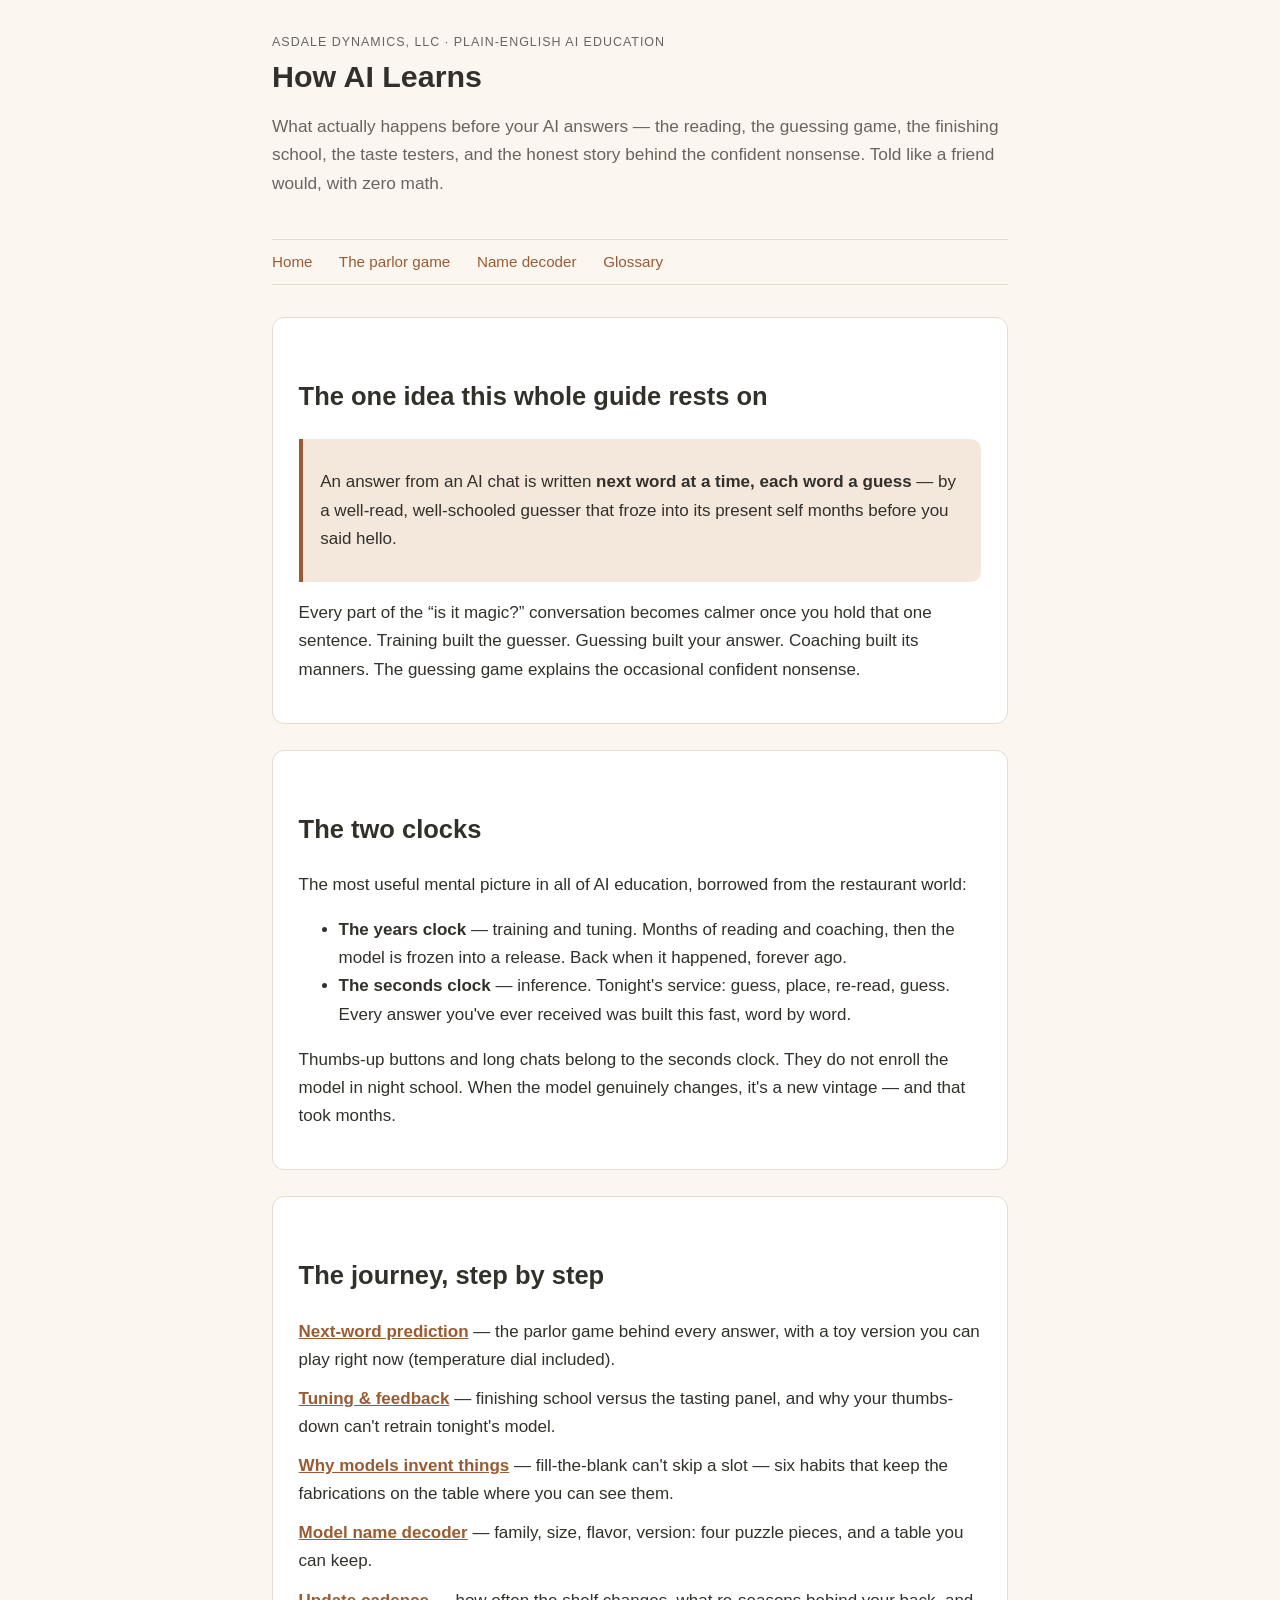
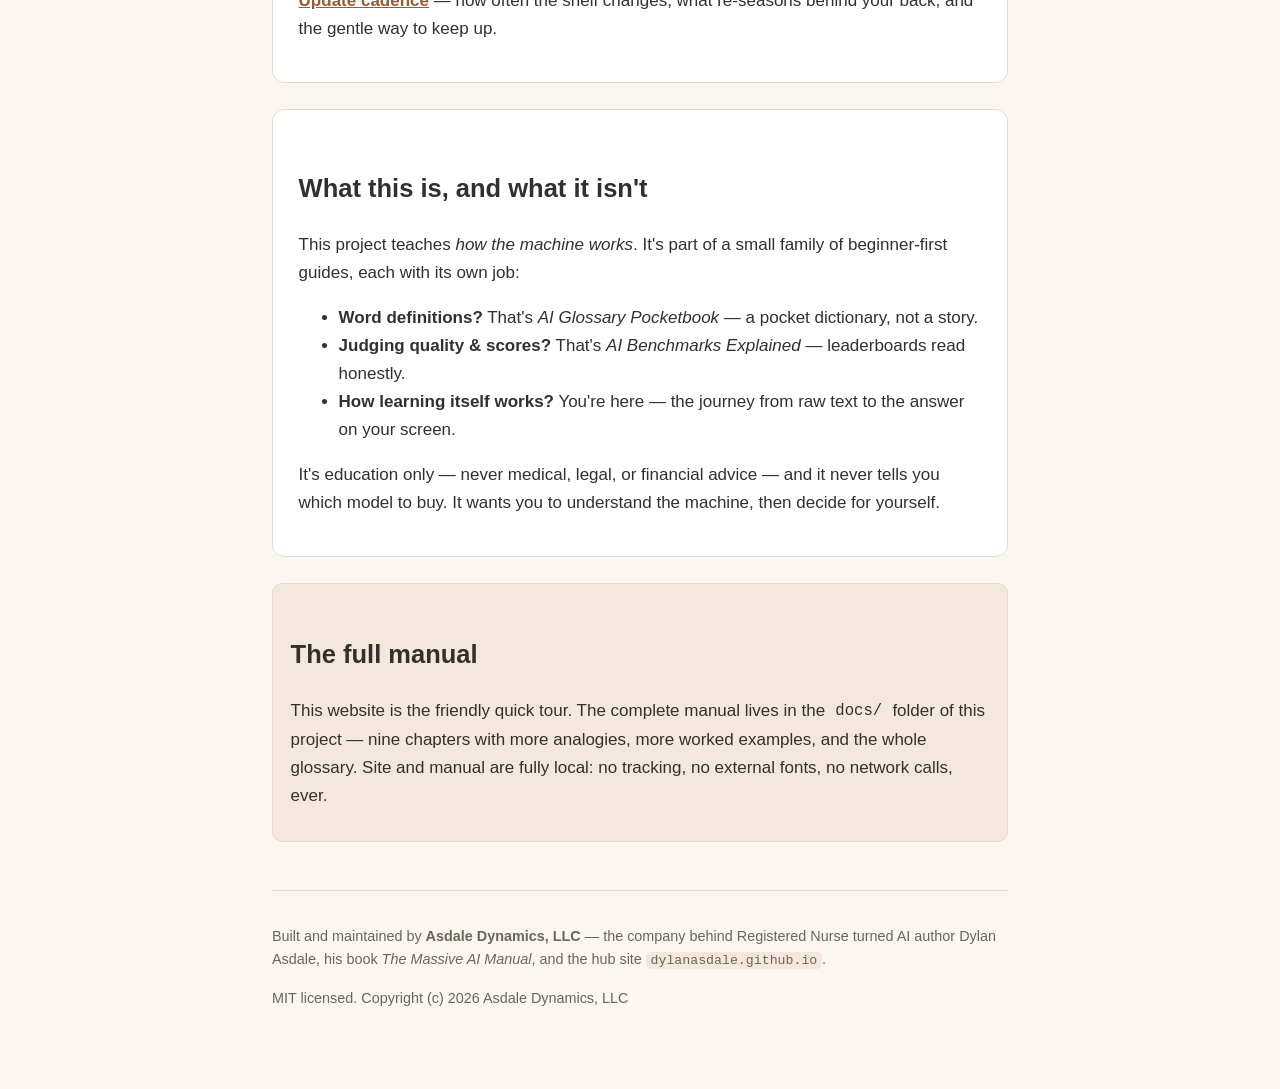
<file: site/index.html>
<!DOCTYPE html>
<html lang="en">
<head>
  <meta charset="utf-8">
  <meta name="viewport" content="width=device-width, initial-scale=1">
  <title>How AI Learns — what happens before your AI answers, in plain English</title>
  <meta name="description" content="A gentle, kitchen-table explanation of how AI actually learns: training on text, next-word prediction, tuning, human feedback, why models invent things, plus a model-name decoder and update-cadence guide.">
  <link rel="stylesheet" href="styles.css">
</head>
<body>
  <header class="site-header">
    <p class="eyebrow">Asdale Dynamics, LLC &middot; plain-English AI education</p>
    <h1>How AI Learns</h1>
    <p class="lede">What actually happens before your AI answers &mdash; the
    reading, the guessing game, the finishing school, the taste testers,
    and the honest story behind the confident nonsense. Told like a
    friend would, with zero math.</p>
  </header>

  <nav class="site-nav" aria-label="Site pages">
    <a href="index.html">Home</a>
    <a href="journey.html">The parlor game</a>
    <a href="names.html">Name decoder</a>
    <a href="glossary.html">Glossary</a>
  </nav>

  <main>
    <section>
      <h2>The one idea this whole guide rests on</h2>
      <blockquote><p>An answer from an AI chat is written
      <strong>next word at a time, each word a guess</strong> &mdash; by a
      well-read, well-schooled guesser that froze into its present self
      months before you said hello.</p></blockquote>
      <p>Every part of the &ldquo;is it magic?&rdquo; conversation becomes
      calmer once you hold that one sentence. Training built the guesser.
      Guessing built your answer. Coaching built its manners. The
      guessing game explains the occasional confident nonsense.</p>
    </section>

    <section>
      <h2>The two clocks</h2>
      <p>The most useful mental picture in all of AI education, borrowed
      from the restaurant world:</p>
      <ul>
        <li><strong>The years clock</strong> &mdash; training and tuning.
        Months of reading and coaching, then the model is frozen into a
        release. Back when it happened, forever ago.</li>
        <li><strong>The seconds clock</strong> &mdash; inference. Tonight's
        service: guess, place, re-read, guess. Every answer you've ever
        received was built this fast, word by word.</li>
      </ul>
      <p>Thumbs-up buttons and long chats belong to the seconds clock.
      They do not enroll the model in night school. When the model
      genuinely changes, it's a new vintage &mdash; and that took
      months.</p>
    </section>

    <section>
      <h2>The journey, step by step</h2>
      <ul class="chapter-list">
        <li><a href="journey.html"><strong>Next-word prediction</strong></a> &mdash;
            the parlor game behind every answer, with a toy version
            you can play right now (temperature dial included).</li>
        <li><a href="journey.html#tunefeedback"><strong>Tuning &amp; feedback</strong></a> &mdash;
            finishing school versus the tasting panel, and why your
            thumbs-down can't retrain tonight's model.</li>
        <li><a href="journey.html#invents"><strong>Why models invent things</strong></a> &mdash;
            fill-the-blank can't skip a slot &mdash; six habits that
            keep the fabrications on the table where you can see them.</li>
        <li><a href="names.html"><strong>Model name decoder</strong></a> &mdash;
            family, size, flavor, version: four puzzle pieces, and a
            table you can keep.</li>
        <li><a href="names.html#cadence"><strong>Update cadence</strong></a> &mdash;
            how often the shelf changes, what re-seasons behind your
            back, and the gentle way to keep up.</li>
      </ul>
    </section>

    <section>
      <h2>What this is, and what it isn't</h2>
      <p>This project teaches <em>how the machine works</em>. It's part
      of a small family of beginner-first guides, each with its own job:</p>
      <ul>
        <li><strong>Word definitions?</strong> That's <em>AI Glossary
        Pocketbook</em> &mdash; a pocket dictionary, not a story.</li>
        <li><strong>Judging quality &amp; scores?</strong> That's <em>AI
        Benchmarks Explained</em> &mdash; leaderboards read honestly.</li>
        <li><strong>How learning itself works?</strong> You're here &mdash;
        the journey from raw text to the answer on your screen.</li>
      </ul>
      <p>It's education only &mdash; never medical, legal, or financial
      advice &mdash; and it never tells you which model to buy. It wants
      you to understand the machine, then decide for yourself.</p>
    </section>

    <section class="quiet-note">
      <h2>The full manual</h2>
      <p>This website is the friendly quick tour. The complete manual
      lives in the <code>docs/</code> folder of this project &mdash;
      nine chapters with more analogies, more worked examples, and the
      whole glossary. Site and manual are fully local: no tracking, no
      external fonts, no network calls, ever.</p>
    </section>
  </main>

  <footer class="site-footer">
    <p>Built and maintained by <strong>Asdale Dynamics, LLC</strong> &mdash;
    the company behind Registered Nurse turned AI author Dylan Asdale,
    his book <em>The Massive AI Manual</em>, and the hub site
    <code>dylanasdale.github.io</code>.</p>
    <p>MIT licensed. Copyright (c) 2026 Asdale Dynamics, LLC</p>
  </footer>
  <script src="app.js"></script>
</body>
</html>
</file>
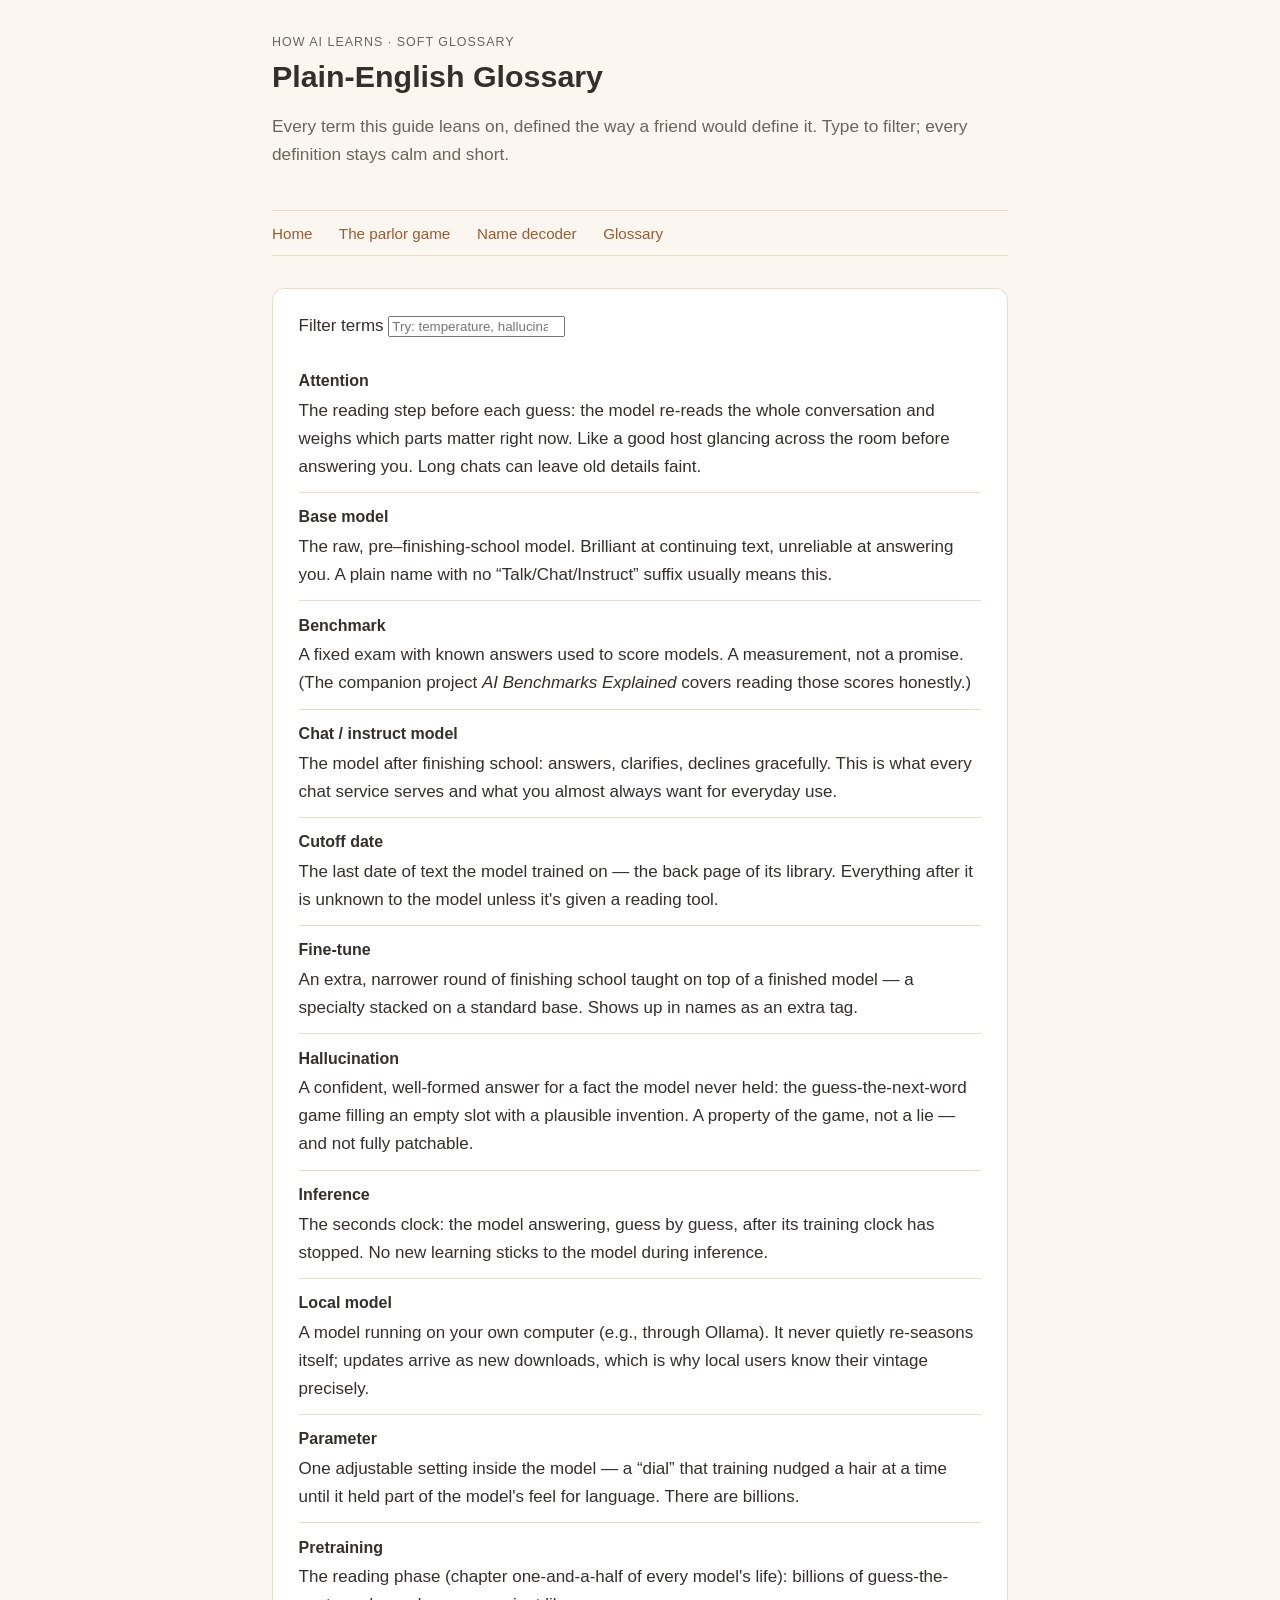
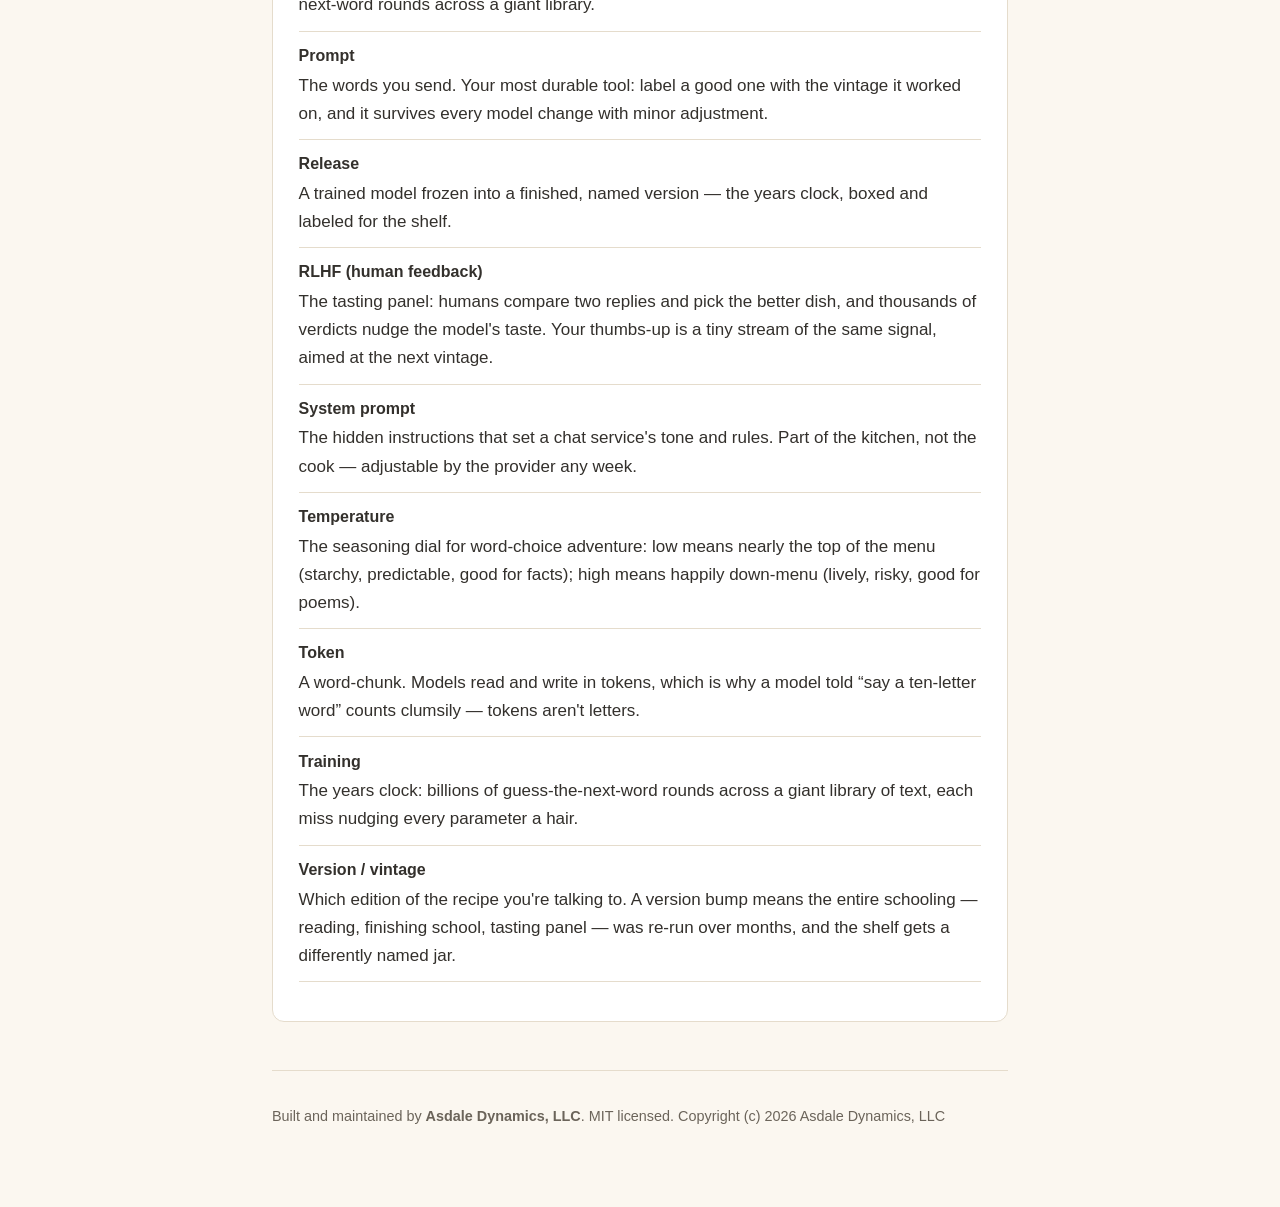
<file: site/glossary.html>
<!DOCTYPE html>
<html lang="en">
<head>
  <meta charset="utf-8">
  <meta name="viewport" content="width=device-width, initial-scale=1">
  <title>Glossary — How AI Learns</title>
  <meta name="description" content="Plain-English definitions of the words used in explaining how AI learns: training, inference, parameters, temperature, RLHF, hallucination, base vs. instruct models, vintages.">
  <link rel="stylesheet" href="styles.css">
</head>
<body>
  <header class="site-header">
    <p class="eyebrow">How AI Learns &middot; soft glossary</p>
    <h1>Plain-English Glossary</h1>
    <p class="lede">Every term this guide leans on, defined the way a
    friend would define it. Type to filter; every definition stays
    calm and short.</p>
  </header>

  <nav class="site-nav" aria-label="Site pages">
    <a href="index.html">Home</a>
    <a href="journey.html">The parlor game</a>
    <a href="names.html">Name decoder</a>
    <a href="glossary.html">Glossary</a>
  </nav>

  <main>
    <section>
      <label for="glossary-search">Filter terms</label>
      <input id="glossary-search" type="search"
             placeholder="Try: temperature, hallucination, vintage&hellip;"
             autocomplete="off">
      <p id="no-results" class="empty-note hidden">No matching term &mdash;
      that's fine; try fewer letters.</p>

      <dl class="glossary" id="glossary-list">
        <div id="attention">
          <dt>Attention</dt>
          <dd>The reading step before each guess: the model re-reads the
          whole conversation and weighs which parts matter right now.
          Like a good host glancing across the room before answering
          you. Long chats can leave old details faint.</dd>
        </div>
        <div id="base-model">
          <dt>Base model</dt>
          <dd>The raw, pre–finishing-school model. Brilliant at
          continuing text, unreliable at answering you. A plain name
          with no &ldquo;Talk/Chat/Instruct&rdquo; suffix usually means
          this.</dd>
        </div>
        <div id="benchmark">
          <dt>Benchmark</dt>
          <dd>A fixed exam with known answers used to score models. A
          measurement, not a promise. (The companion project
          <em>AI Benchmarks Explained</em> covers reading those scores
          honestly.)</dd>
        </div>
        <div id="chat-model">
          <dt>Chat / instruct model</dt>
          <dd>The model after finishing school: answers, clarifies,
          declines gracefully. This is what every chat service serves
          and what you almost always want for everyday use.</dd>
        </div>
        <div id="cutoff-date">
          <dt>Cutoff date</dt>
          <dd>The last date of text the model trained on &mdash; the
          back page of its library. Everything after it is unknown to
          the model unless it's given a reading tool.</dd>
        </div>
        <div id="fine-tune">
          <dt>Fine-tune</dt>
          <dd>An extra, narrower round of finishing school taught on top
          of a finished model &mdash; a specialty stacked on a standard
          base. Shows up in names as an extra tag.</dd>
        </div>
        <div id="hallucination">
          <dt>Hallucination</dt>
          <dd>A confident, well-formed answer for a fact the model never
          held: the guess-the-next-word game filling an empty slot with
          a plausible invention. A property of the game, not a lie &mdash;
          and not fully patchable.</dd>
        </div>
        <div id="inference">
          <dt>Inference</dt>
          <dd>The seconds clock: the model answering, guess by guess,
          after its training clock has stopped. No new learning sticks
          to the model during inference.</dd>
        </div>
        <div id="local-model">
          <dt>Local model</dt>
          <dd>A model running on your own computer (e.g., through
          Ollama). It never quietly re-seasons itself; updates arrive
          as new downloads, which is why local users know their vintage
          precisely.</dd>
        </div>
        <div id="parameter">
          <dt>Parameter</dt>
          <dd>One adjustable setting inside the model &mdash; a &ldquo;dial&rdquo;
          that training nudged a hair at a time until it held part of
          the model's feel for language. There are billions.</dd>
        </div>
        <div id="pretraining">
          <dt>Pretraining</dt>
          <dd>The reading phase (chapter one-and-a-half of every model's
          life): billions of guess-the-next-word rounds across a giant
          library.</dd>
        </div>
        <div id="prompt">
          <dt>Prompt</dt>
          <dd>The words you send. Your most durable tool: label a good
          one with the vintage it worked on, and it survives every
          model change with minor adjustment.</dd>
        </div>
        <div id="release">
          <dt>Release</dt>
          <dd>A trained model frozen into a finished, named version
          &mdash; the years clock, boxed and labeled for the shelf.</dd>
        </div>
        <div id="rlhf">
          <dt>RLHF (human feedback)</dt>
          <dd>The tasting panel: humans compare two replies and pick the
          better dish, and thousands of verdicts nudge the model's
          taste. Your thumbs-up is a tiny stream of the same signal,
          aimed at the next vintage.</dd>
        </div>
        <div id="system-prompt">
          <dt>System prompt</dt>
          <dd>The hidden instructions that set a chat service's tone and
          rules. Part of the kitchen, not the cook &mdash; adjustable by
          the provider any week.</dd>
        </div>
        <div id="temperature">
          <dt>Temperature</dt>
          <dd>The seasoning dial for word-choice adventure: low means
          nearly the top of the menu (starchy, predictable, good for
          facts); high means happily down-menu (lively, risky, good for
          poems).</dd>
        </div>
        <div id="token">
          <dt>Token</dt>
          <dd>A word-chunk. Models read and write in tokens, which is
          why a model told &ldquo;say a ten-letter word&rdquo; counts
          clumsily &mdash; tokens aren't letters.</dd>
        </div>
        <div id="training">
          <dt>Training</dt>
          <dd>The years clock: billions of guess-the-next-word rounds
          across a giant library of text, each miss nudging every
          parameter a hair.</dd>
        </div>
        <div id="vintage">
          <dt>Version / vintage</dt>
          <dd>Which edition of the recipe you're talking to. A version
          bump means the entire schooling &mdash; reading, finishing
          school, tasting panel &mdash; was re-run over months, and the
          shelf gets a differently named jar.</dd>
        </div>
      </dl>
    </section>
  </main>

  <footer class="site-footer">
    <p>Built and maintained by <strong>Asdale Dynamics, LLC</strong>. MIT
    licensed. Copyright (c) 2026 Asdale Dynamics, LLC</p>
  </footer>
  <script src="app.js"></script>
</body>
</html>
</file>
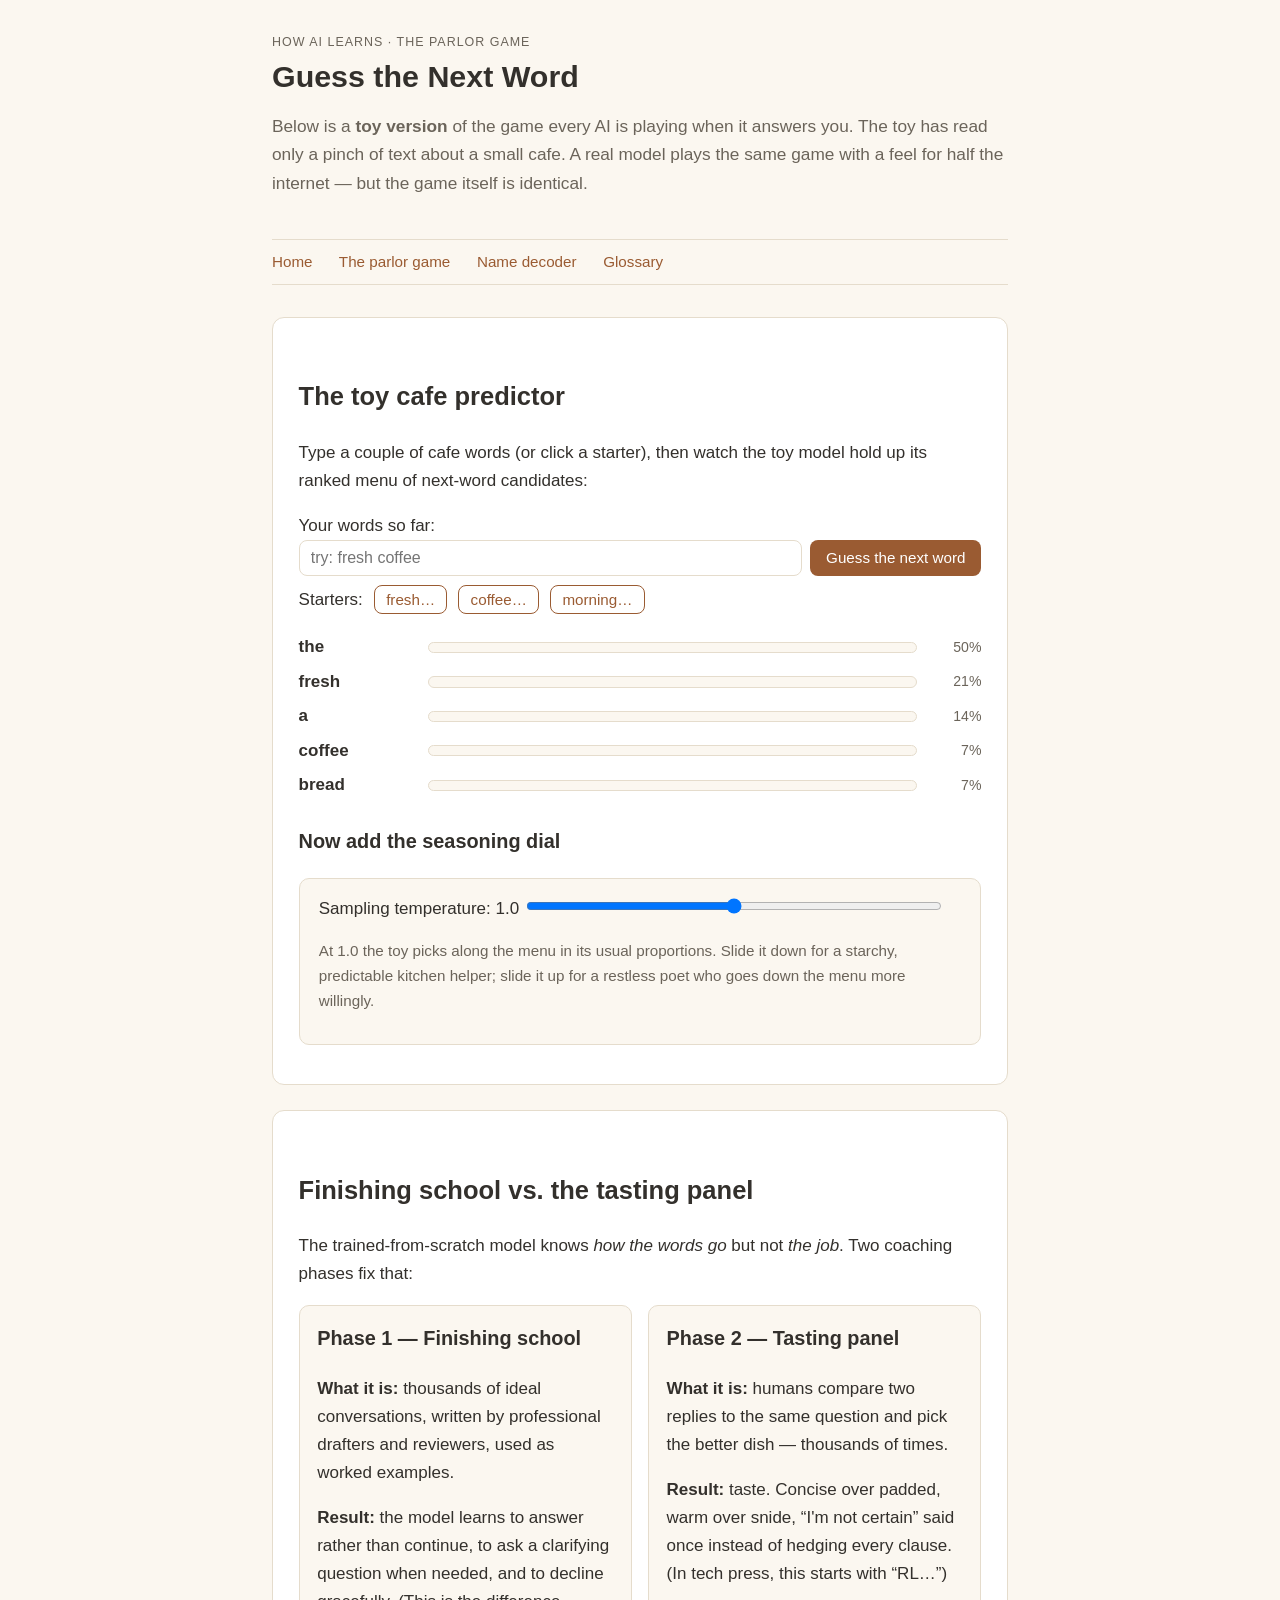
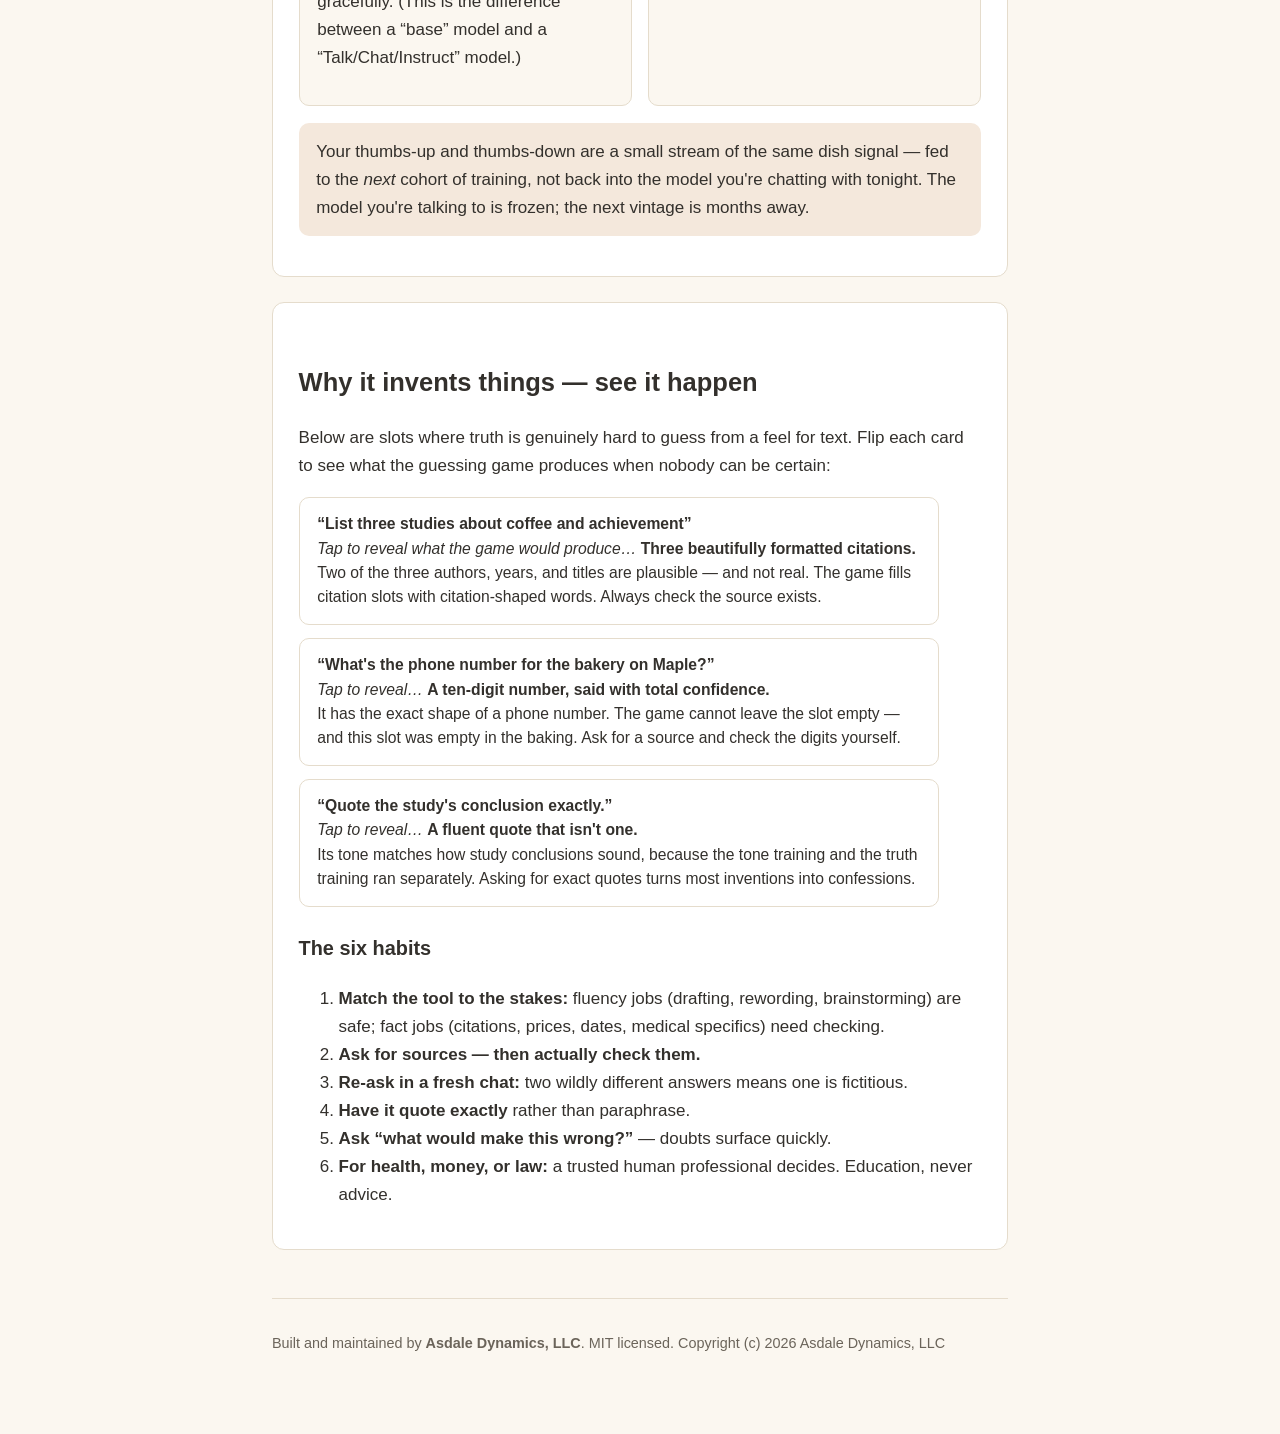
<file: site/journey.html>
<!DOCTYPE html>
<html lang="en">
<head>
  <meta charset="utf-8">
  <meta name="viewport" content="width=device-width, initial-scale=1">
  <title>The Parlor Game — How AI Learns</title>
  <meta name="description" content="Play a toy version of next-word prediction yourself: how AI really writes answers, what the temperature dial does, how tuning and feedback work, and why models invent things.">
  <link rel="stylesheet" href="styles.css">
</head>
<body>
  <header class="site-header">
    <p class="eyebrow">How AI Learns &middot; the parlor game</p>
    <h1>Guess the Next Word</h1>
    <p class="lede">Below is a <strong>toy version</strong> of the game
    every AI is playing when it answers you. The toy has read only a
    pinch of text about a small cafe. A real model plays the same game
    with a feel for half the internet &mdash; but the game itself is
    identical.</p>
  </header>

  <nav class="site-nav" aria-label="Site pages">
    <a href="index.html">Home</a>
    <a href="journey.html">The parlor game</a>
    <a href="names.html">Name decoder</a>
    <a href="glossary.html">Glossary</a>
  </nav>

  <main>
    <section id="game">
      <h2>The toy cafe predictor</h2>
      <p>Type a couple of cafe words (or click a starter), then watch the
      toy model hold up its ranked menu of next-word candidates:</p>

      <div class="game-controls">
        <label for="nextword-form">Your words so far:</label>
        <div class="game-row">
          <input id="nextword-input" type="text"
                 placeholder="try: fresh coffee" autocomplete="off">
          <button type="button" id="nextword-form">Guess the next word</button>
        </div>
        <p class="starter-row">
          Starters:
          <button type="button" class="starter" data-start="fresh">fresh&hellip;</button>
          <button type="button" class="starter" data-start="coffee">coffee&hellip;</button>
          <button type="button" class="starter" data-start="morning">morning&hellip;</button>
        </p>
      </div>

      <div id="nextword-candidates" class="candidates" aria-live="polite">
        <p class="hint-text">The toy's menu will appear here. (This toy
        only knows words from its tiny cafe cookbook &mdash; exactly like
        a real model, only smaller: it can't guess what it never read.)</p>
      </div>

      <h3>Now add the seasoning dial</h3>
      <div class="temp-box">
        <label for="temp-slider">Sampling temperature:
          <span id="temp-value">1.0</span>
        </label>
        <input id="temp-slider" type="range" min="0" max="2" step="0.1" value="1">
        <p id="temp-output" class="hint-text">At 1.0 the toy picks along
        the menu in its usual proportions. Slide it down for a starchy,
        predictable kitchen helper; slide it up for a restless poet who
        goes down the menu more willingly.</p>
      </div>
    </section>

    <section id="tunefeedback">
      <h2>Finishing school vs. the tasting panel</h2>
      <p>The trained-from-scratch model knows <em>how the words go</em>
      but not <em>the job</em>. Two coaching phases fix that:</p>
      <div class="duo">
        <div class="duo-card">
          <h3>Phase 1 &mdash; Finishing school</h3>
          <p><strong>What it is:</strong> thousands of ideal
          conversations, written by professional drafters and reviewers,
          used as worked examples.</p>
          <p><strong>Result:</strong> the model learns to answer rather
          than continue, to ask a clarifying question when needed, and
          to decline gracefully. (This is the difference between a
          &ldquo;base&rdquo; model and a &ldquo;Talk/Chat/Instruct&rdquo;
          model.)</p>
        </div>
        <div class="duo-card">
          <h3>Phase 2 &mdash; Tasting panel</h3>
          <p><strong>What it is:</strong> humans compare two replies to
          the same question and pick the better dish &mdash; thousands
          of times.</p>
          <p><strong>Result:</strong> taste. Concise over padded, warm
          over snide, &ldquo;I'm not certain&rdquo; said once instead of
          hedging every clause. (In tech press, this starts with &ldquo;RL&hellip;&rdquo;)</p>
        </div>
      </div>
      <p class="quiet-note">Your thumbs-up and thumbs-down are a small
      stream of the same dish signal &mdash; fed to the <em>next</em>
      cohort of training, not back into the model you're chatting with
      tonight. The model you're talking to is frozen; the next vintage
      is months away.</p>
    </section>

    <section id="invents">
      <h2>Why it invents things &mdash; see it happen</h2>
      <p>Below are slots where truth is genuinely hard to guess from a
      feel for text. Flip each card to see what the guessing game
      produces when nobody can be certain:</p>

      <div class="flip-grid">
        <div class="flip-card" tabindex="0">
          <button type="button" class="flip-btn">
            <span class="flip-face flip-front">
              <strong>&ldquo;List three studies about coffee and achievement&rdquo;</strong><br>
              <em>Tap to reveal what the game would produce&hellip;</em>
            </span>
            <span class="flip-face flip-back">
              <strong>Three beautifully formatted citations.</strong><br>
              Two of the three authors, years, and titles are plausible &mdash;
              and not real. The game fills citation slots with
              citation-shaped words. Always check the source exists.
            </span>
          </button>
        </div>
        <div class="flip-card" tabindex="0">
          <button type="button" class="flip-btn">
            <span class="flip-face flip-front">
              <strong>&ldquo;What's the phone number for the bakery on
              Maple?&rdquo;</strong><br>
              <em>Tap to reveal&hellip;</em>
            </span>
            <span class="flip-face flip-back">
              <strong>A ten-digit number, said with total confidence.</strong><br>
              It has the exact shape of a phone number. The game cannot
              leave the slot empty &mdash; and this slot was empty in the
              baking. Ask for a source and check the digits yourself.
            </span>
          </button>
        </div>
        <div class="flip-card" tabindex="0">
          <button type="button" class="flip-btn">
            <span class="flip-face flip-front">
              <strong>&ldquo;Quote the study's conclusion exactly.&rdquo;</strong><br>
              <em>Tap to reveal&hellip;</em>
            </span>
            <span class="flip-face flip-back">
              <strong>A fluent quote that isn't one.</strong><br>
              Its tone matches how study conclusions sound, because the
              tone training and the truth training ran separately. Asking
              for exact quotes turns most inventions into confessions.
            </span>
          </button>
        </div>
      </div>

      <h3>The six habits</h3>
      <ol>
        <li><strong>Match the tool to the stakes:</strong> fluency jobs
        (drafting, rewording, brainstorming) are safe; fact jobs
        (citations, prices, dates, medical specifics) need checking.</li>
        <li><strong>Ask for sources &mdash; then actually check them.</strong></li>
        <li><strong>Re-ask in a fresh chat:</strong> two wildly different
        answers means one is fictitious.</li>
        <li><strong>Have it quote exactly</strong> rather than paraphrase.</li>
        <li><strong>Ask &ldquo;what would make this wrong?&rdquo;</strong> &mdash;
        doubts surface quickly.</li>
        <li><strong>For health, money, or law:</strong> a trusted human
        professional decides. Education, never advice.</li>
      </ol>
    </section>
  </main>

  <footer class="site-footer">
    <p>Built and maintained by <strong>Asdale Dynamics, LLC</strong>. MIT
    licensed. Copyright (c) 2026 Asdale Dynamics, LLC</p>
  </footer>
  <script src="app.js"></script>
</body>
</html>
</file>
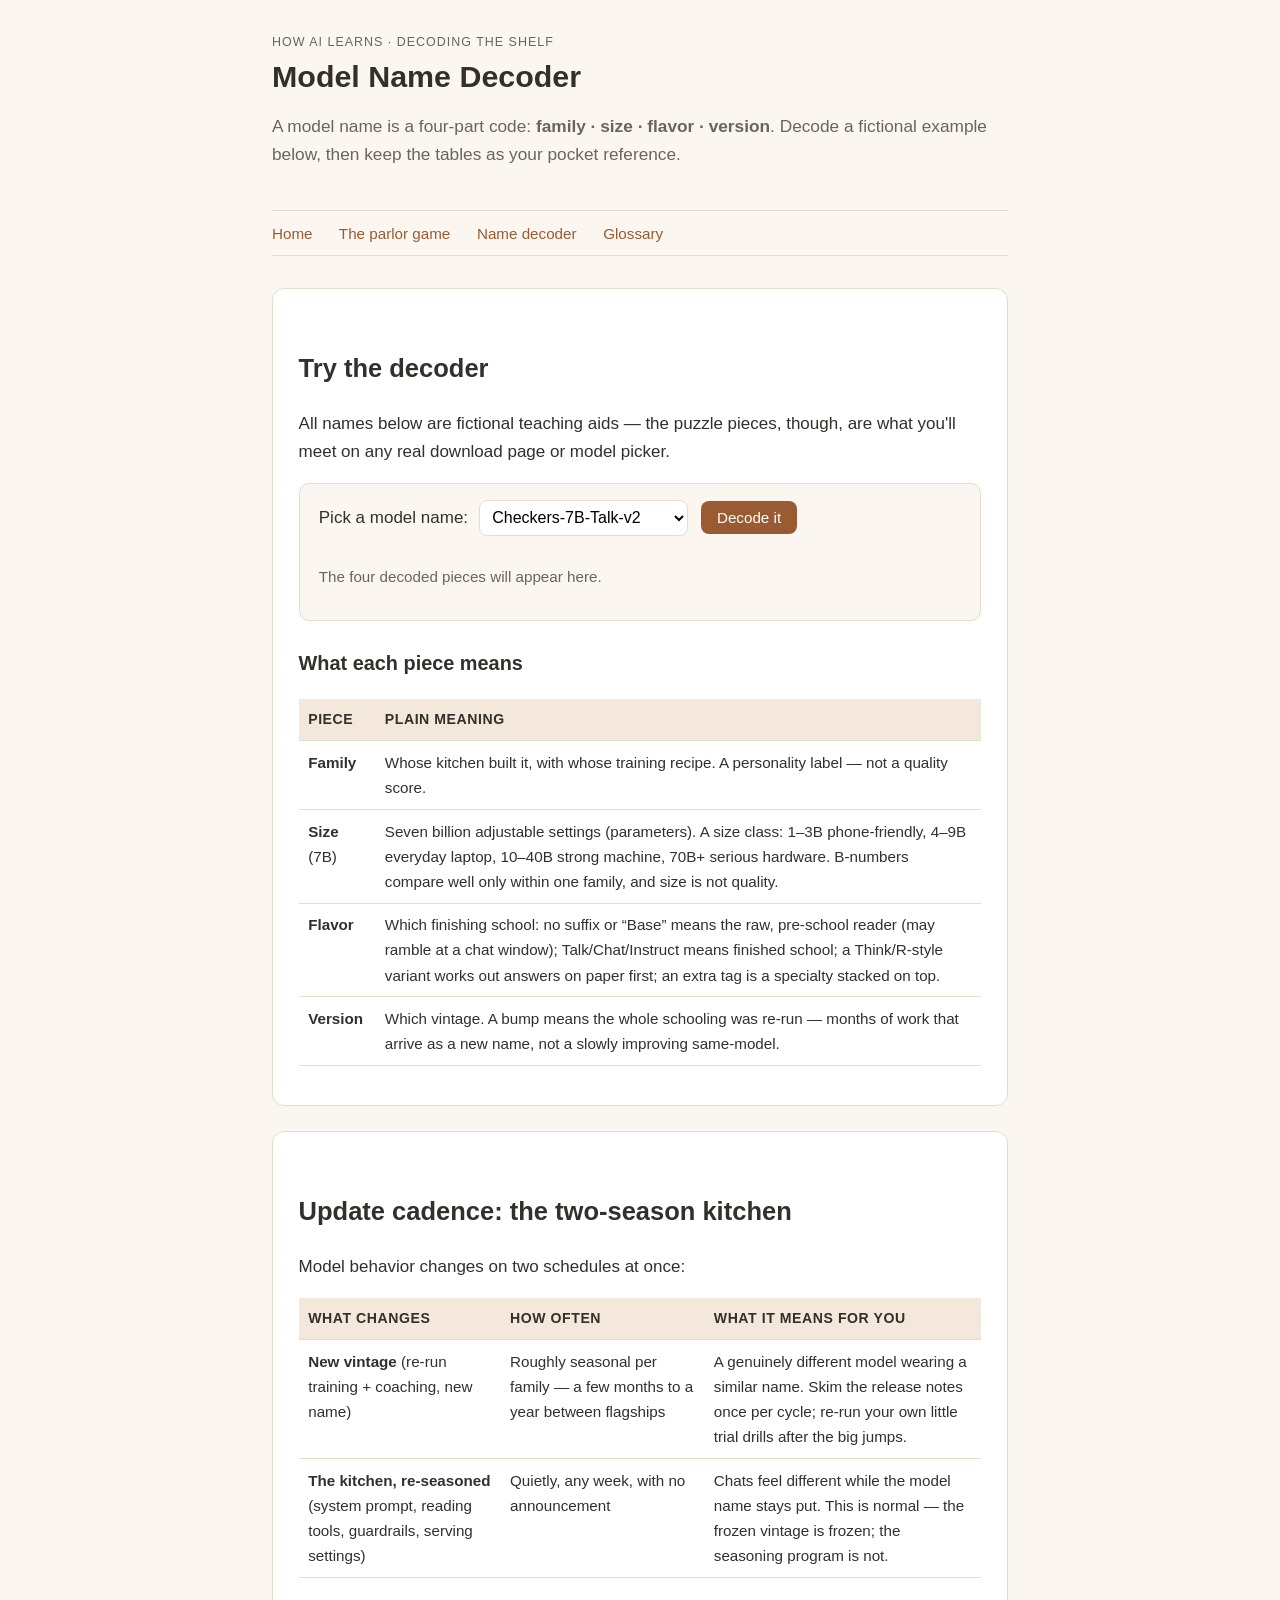
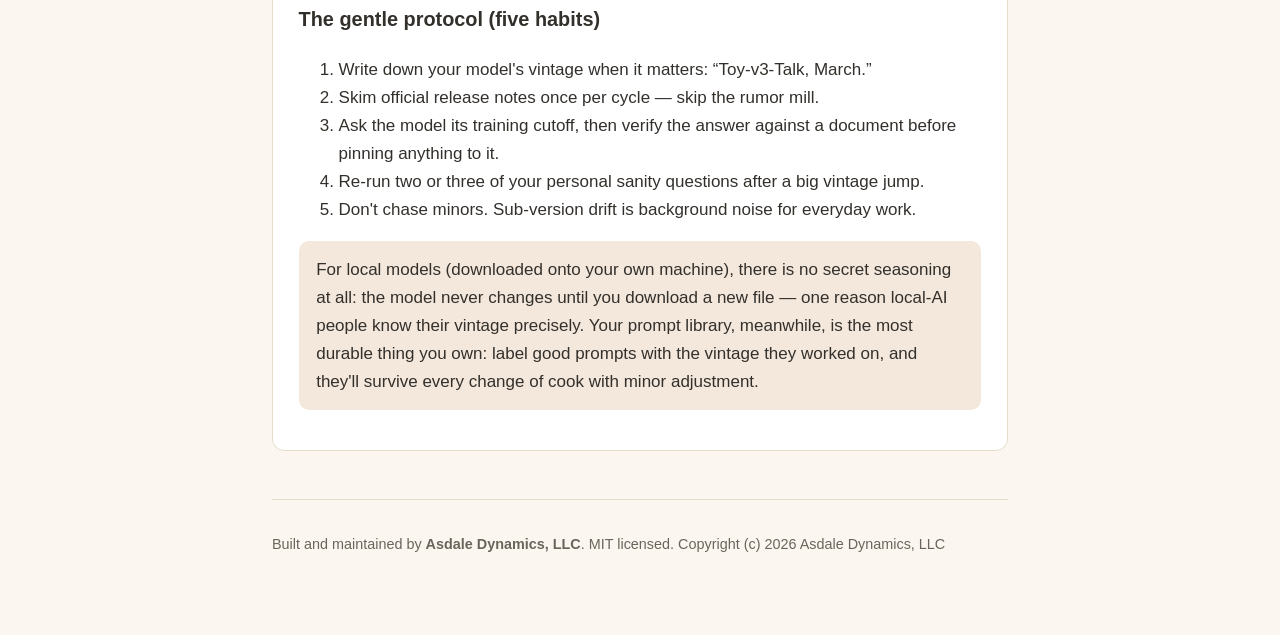
<file: site/names.html>
<!DOCTYPE html>
<html lang="en">
<head>
  <meta charset="utf-8">
  <meta name="viewport" content="width=device-width, initial-scale=1">
  <title>Model Name Decoder &amp; Update Cadence — How AI Learns</title>
  <meta name="description" content="Decode any AI model name into four plain pieces — family, size, flavor, version — and learn the update cadence: what changes between releases and what re-seasons quietly.">
  <link rel="stylesheet" href="styles.css">
</head>
<body>
  <header class="site-header">
    <p class="eyebrow">How AI Learns &middot; decoding the shelf</p>
    <h1>Model Name Decoder</h1>
    <p class="lede">A model name is a four-part code: <strong>family &middot;
    size &middot; flavor &middot; version</strong>. Decode a fictional
    example below, then keep the tables as your pocket reference.</p>
  </header>

  <nav class="site-nav" aria-label="Site pages">
    <a href="index.html">Home</a>
    <a href="journey.html">The parlor game</a>
    <a href="names.html">Name decoder</a>
    <a href="glossary.html">Glossary</a>
  </nav>

  <main>
    <section id="decoder">
      <h2>Try the decoder</h2>
      <p>All names below are fictional teaching aids &mdash; the puzzle
      pieces, though, are what you'll meet on any real download page or
      model picker.</p>

      <div class="decoder-box">
        <label for="decoder-form">Pick a model name:</label>
        <select id="decoder-input">
          <option value="checkers">Checkers-7B-Talk-v2</option>
          <option value="checkers-base">Checkers-7B</option>
          <option value="checkers-70">Checkers-70B-Talk-v2</option>
          <option value="checkers-think">Checkers-7B-Talk-Think</option>
          <option value="widget-mini">Widget-mini-4</option>
        </select>
        <button type="button" id="decoder-form">Decode it</button>
        <div id="decoder-output" aria-live="polite">
          <p class="hint-text">The four decoded pieces will appear here.</p>
        </div>
      </div>

      <h3>What each piece means</h3>
      <table>
        <thead>
          <tr><th>Piece</th><th>Plain meaning</th></tr>
        </thead>
        <tbody>
          <tr><td><strong>Family</strong></td><td>Whose kitchen built it, with
          whose training recipe. A personality label &mdash; not a quality
          score.</td></tr>
          <tr><td><strong>Size</strong> (7B)</td><td>Seven billion adjustable
          settings (parameters). A size class: 1&ndash;3B phone-friendly,
          4&ndash;9B everyday laptop, 10&ndash;40B strong machine, 70B+
          serious hardware. B-numbers compare well only within one
          family, and size is not quality.</td></tr>
          <tr><td><strong>Flavor</strong></td><td>Which finishing school:
          no suffix or &ldquo;Base&rdquo; means the raw, pre-school reader
          (may ramble at a chat window); Talk/Chat/Instruct means
          finished school; a Think/R-style variant works out answers on
          paper first; an extra tag is a specialty stacked on top.</td></tr>
          <tr><td><strong>Version</strong></td><td>Which vintage. A bump
          means the whole schooling was re-run &mdash; months of work that
          arrive as a new name, not a slowly improving same-model.</td></tr>
        </tbody>
      </table>
    </section>

    <section id="cadence">
      <h2>Update cadence: the two-season kitchen</h2>
      <p>Model behavior changes on two schedules at once:</p>

      <table>
        <thead>
          <tr><th>What changes</th><th>How often</th><th>What it means for you</th></tr>
        </thead>
        <tbody>
          <tr>
            <td><strong>New vintage</strong> (re-run training + coaching,
            new name)</td>
            <td>Roughly seasonal per family &mdash; a few months to a year
            between flagships</td>
            <td>A genuinely different model wearing a similar name. Skim
            the release notes once per cycle; re-run your own little
            trial drills after the big jumps.</td>
          </tr>
          <tr>
            <td><strong>The kitchen, re-seasoned</strong> (system prompt,
            reading tools, guardrails, serving settings)</td>
            <td>Quietly, any week, with no announcement</td>
            <td>Chats feel different while the model name stays put. This
            is normal &mdash; the frozen vintage is frozen; the seasoning
            program is not.</td>
          </tr>
        </tbody>
      </table>

      <h3>The gentle protocol (five habits)</h3>
      <ol>
        <li>Write down your model's vintage when it matters:
        &ldquo;Toy-v3-Talk, March.&rdquo;</li>
        <li>Skim official release notes once per cycle &mdash; skip the
        rumor mill.</li>
        <li>Ask the model its training cutoff, then verify the answer
        against a document before pinning anything to it.</li>
        <li>Re-run two or three of your personal sanity questions after
        a big vintage jump.</li>
        <li>Don't chase minors. Sub-version drift is background noise
        for everyday work.</li>
      </ol>

      <p class="quiet-note">For local models (downloaded onto your own
      machine), there is no secret seasoning at all: the model never
      changes until you download a new file &mdash; one reason local-AI
      people know their vintage precisely. Your prompt library, meanwhile,
      is the most durable thing you own: label good prompts with the
      vintage they worked on, and they'll survive every change of cook
      with minor adjustment.</p>
    </section>
  </main>

  <footer class="site-footer">
    <p>Built and maintained by <strong>Asdale Dynamics, LLC</strong>. MIT
    licensed. Copyright (c) 2026 Asdale Dynamics, LLC</p>
  </footer>
  <script src="app.js"></script>
</body>
</html>
</file>
<file: site/styles.css>
/* How AI Learns — warm, calm, readable. No trackers, no fonts to fetch. */

:root {
  --ink: #33302c;
  --ink-soft: #6b645a;
  --paper: #fbf7f0;
  --card: #ffffff;
  --accent: #9a5b32;
  --accent-dark: #7c4626;
  --accent-soft: #f4e8dc;
  --line: #e5dccc;
  --warn: #8a4a2f;
  --mono: "SFMono-Regular", Consolas, "Liberation Mono", Menlo, monospace;
  --sans: -apple-system, "Segoe UI", Roboto, Helvetica, Arial, sans-serif;
}

* { box-sizing: border-box; }

body {
  margin: 0;
  padding: 0 1rem 4rem;
  background: var(--paper);
  color: var(--ink);
  font-family: var(--sans);
  line-height: 1.65;
  font-size: 17px;
}

main, nav, header, footer {
  max-width: 46rem;
  margin: 0 auto;
}

header.site-header {
  padding: 2rem 0 1.5rem;
}

h1 {
  font-size: 1.9rem;
  line-height: 1.25;
  margin: 0 0 0.5rem;
}

h2 { margin-top: 2.2rem; }
h3 { margin-top: 1.6rem; }

a { color: var(--accent); }
a:hover { color: var(--accent-dark); }

blockquote {
  margin: 1rem 0;
  padding: 0.8rem 1.1rem;
  border-left: 4px solid var(--accent);
  background: var(--accent-soft);
  border-radius: 0 10px 10px 0;
}

code {
  font-family: var(--mono);
  font-size: 0.92em;
  background: var(--accent-soft);
  padding: 0.08em 0.35em;
  border-radius: 5px;
}

table {
  border-collapse: collapse;
  width: 100%;
  margin: 1rem 0;
  font-size: 0.95rem;
}

th, td {
  text-align: left;
  vertical-align: top;
  border-bottom: 1px solid var(--line);
  padding: 0.55rem 0.6rem;
}

th {
  background: var(--accent-soft);
  font-size: 0.88rem;
  text-transform: uppercase;
  letter-spacing: 0.04em;
}

.eyebrow {
  text-transform: uppercase;
  letter-spacing: 0.08em;
  font-size: 0.78rem;
  color: var(--ink-soft);
  margin: 0 0 0.25rem;
}

.lede {
  font-size: 1.08rem;
  color: var(--ink-soft);
}

nav.site-nav {
  border-top: 1px solid var(--line);
  border-bottom: 1px solid var(--line);
  padding: 0.6rem 0;
  font-size: 0.95rem;
  margin-bottom: 2rem;
}

nav.site-nav a {
  text-decoration: none;
  margin-right: 1.4rem;
}

main > section, .card {
  background: var(--card);
  border: 1px solid var(--line);
  border-radius: 12px;
  padding: 1.4rem 1.6rem;
  margin-bottom: 1.6rem;
}

.chapter-list, .duo, .flip-grid { list-style: none; padding: 0; }
.chapter-list li { margin: 0.7rem 0; }

.hint-text {
  color: var(--ink-soft);
  font-size: 0.95rem;
}

.quiet-note {
  background: var(--accent-soft);
  border-radius: 10px;
  padding: 0.9rem 1.1rem;
}

/* --- toy predictor --- */
.game-controls { margin: 1rem 0 1.2rem; }
.game-row { display: flex; gap: 0.5rem; margin-bottom: 0.5rem; }
.game-row input[type="text"] {
  flex: 1;
  padding: 0.5rem 0.7rem;
  border: 1px solid var(--line);
  border-radius: 8px;
  font-size: 1rem;
  font-family: var(--sans);
}

button {
  font-family: var(--sans);
  font-size: 0.95rem;
  background: var(--accent);
  color: #fff;
  border: none;
  border-radius: 8px;
  padding: 0.5rem 1rem;
  cursor: pointer;
}
button:hover { background: var(--accent-dark); }

.starter-row { margin-top: 0.6rem; }
.starter {
  background: var(--card);
  color: var(--accent);
  border: 1px solid var(--accent);
  margin-left: 0.4rem;
  padding: 0.3rem 0.7rem;
}
.starter:hover { background: var(--accent-soft); }

.candidates { margin-top: 1rem; }
.candidate {
  display: flex;
  align-items: center;
  gap: 0.6rem;
  margin: 0.4rem 0;
}
.candidate .word {
  min-width: 7.5rem;
  font-weight: 600;
}
.candidate .bar-track {
  flex: 1;
  height: 0.7rem;
  background: var(--paper);
  border: 1px solid var(--line);
  border-radius: 999px;
  overflow: hidden;
}
.candidate .bar {
  height: 100%;
  background: var(--accent);
  border-radius: 999px;
}
.candidate .share {
  min-width: 3.4rem;
  text-align: right;
  color: var(--ink-soft);
  font-size: 0.88rem;
}

.temp-box {
  background: var(--paper);
  border: 1px solid var(--line);
  border-radius: 10px;
  padding: 1rem 1.2rem;
  margin: 1rem 0;
}
.temp-box input[type="range"] { width: 100%; max-width: 26rem; }

.decoder-box {
  background: var(--paper);
  border: 1px solid var(--line);
  border-radius: 10px;
  padding: 1rem 1.2rem;
}
.decoder-box select {
  font-family: var(--sans);
  font-size: 1rem;
  padding: 0.45rem 0.5rem;
  border: 1px solid var(--line);
  border-radius: 8px;
  margin: 0 0.5rem 0.8rem 0.4rem;
  background: var(--card);
}
.piece-table { margin-top: 1rem; }

/* --- duo cards & flip cards --- */
.duo { display: flex; gap: 1rem; flex-wrap: wrap; }
.duo-card {
  flex: 1 1 15rem;
  background: var(--paper);
  border: 1px solid var(--line);
  border-radius: 10px;
  padding: 1rem 1.1rem;
}
.duo-card h3 { margin-top: 0; }

.flip-grid { display: flex; flex-direction: column; gap: 0.8rem; }
.flip-card { max-width: 40rem; }
.flip-btn {
  display: block;
  width: 100%;
  text-align: left;
  background: var(--card);
  color: var(--ink);
  border: 1px solid var(--line);
  border-radius: 10px;
  padding: 0.9rem 1.1rem;
  font-size: 0.98rem;
  line-height: 1.55;
}
.flip-btn:hover { border-color: var(--accent); background: var(--accent-soft); }
.hidden { display: none; }

.empty-note {
  color: var(--warn);
  font-size: 0.95rem;
  margin: 0.8rem 0;
}

dl.glossary > div {
  border-bottom: 1px solid var(--line);
  padding: 0.7rem 0;
}
dl.glossary dt {
  font-weight: 700;
  font-size: 1rem;
}
dl.glossary dd {
  margin: 0.15rem 0 0 0;
  color: var(--ink);
}

footer.site-footer {
  margin-top: 3rem;
  padding-top: 1.2rem;
  border-top: 1px solid var(--line);
  font-size: 0.9rem;
  color: var(--ink-soft);
  max-width: 46rem;
}
</file>
